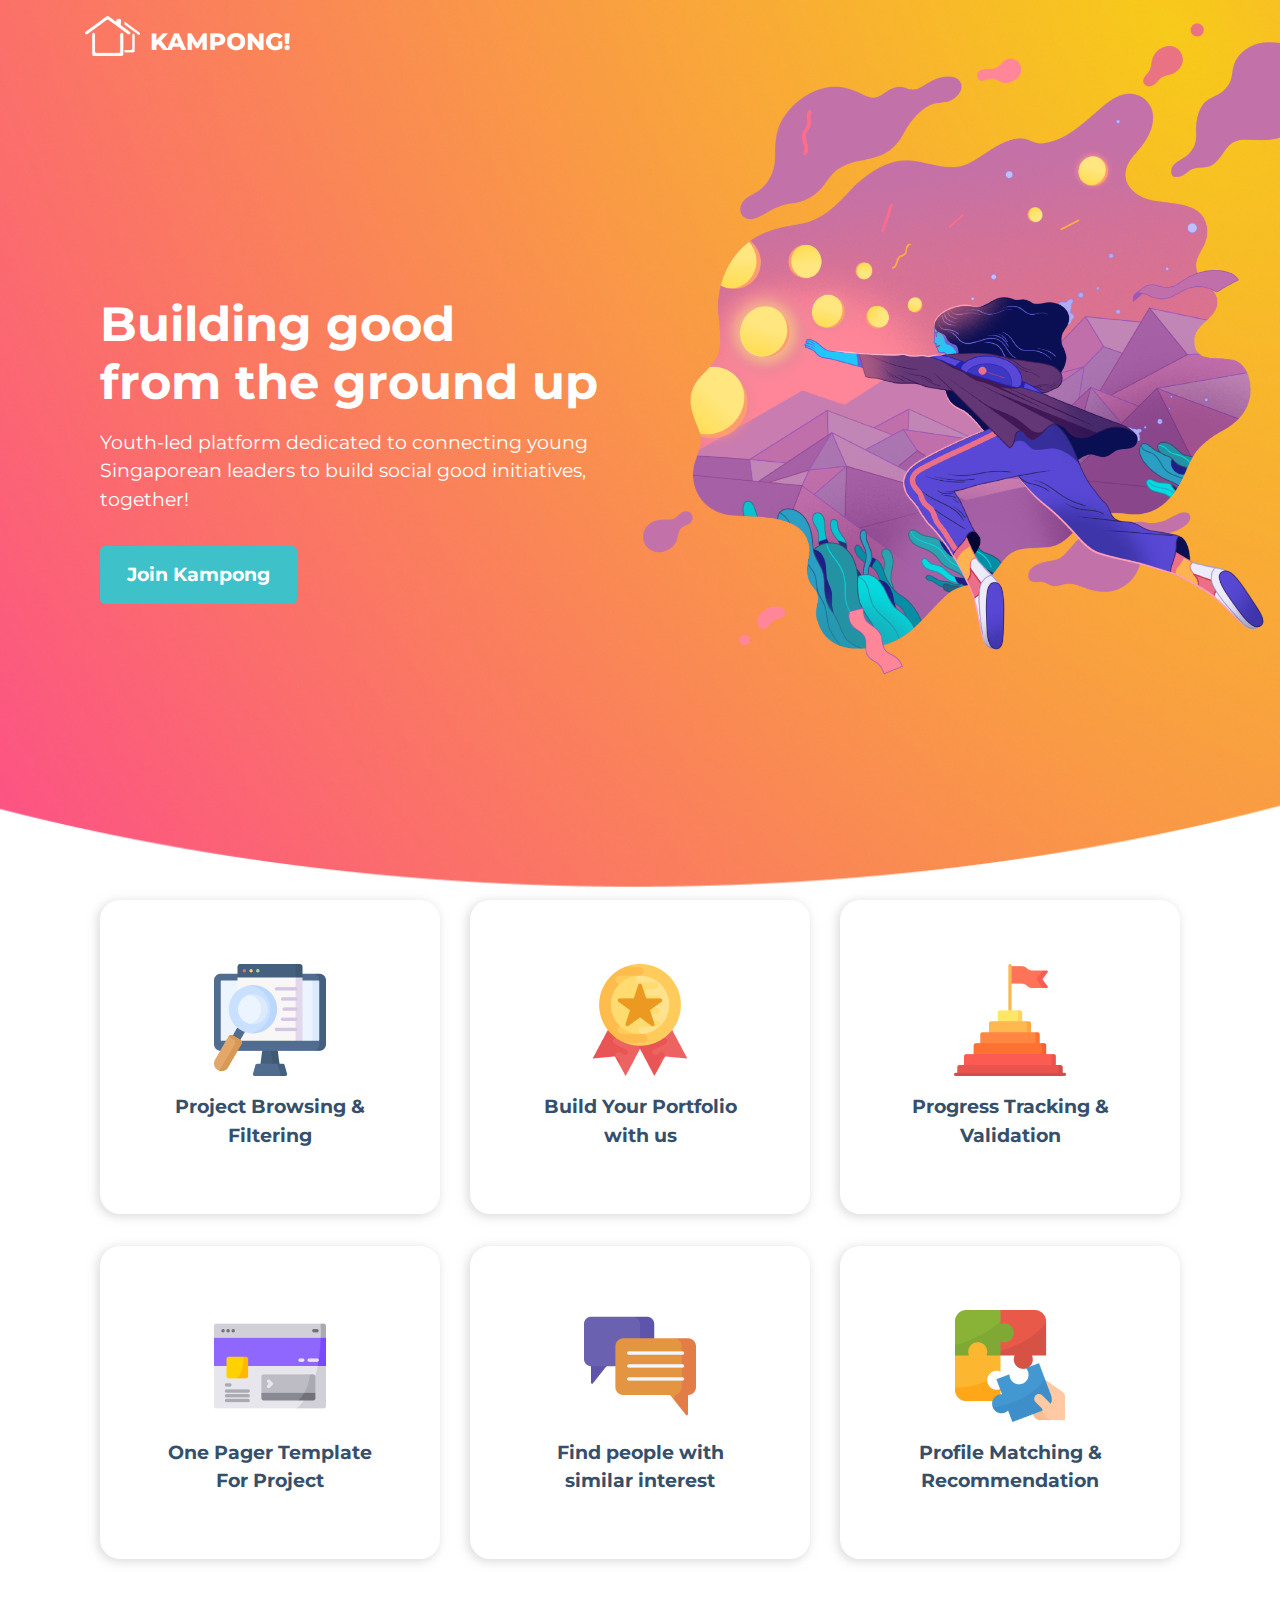
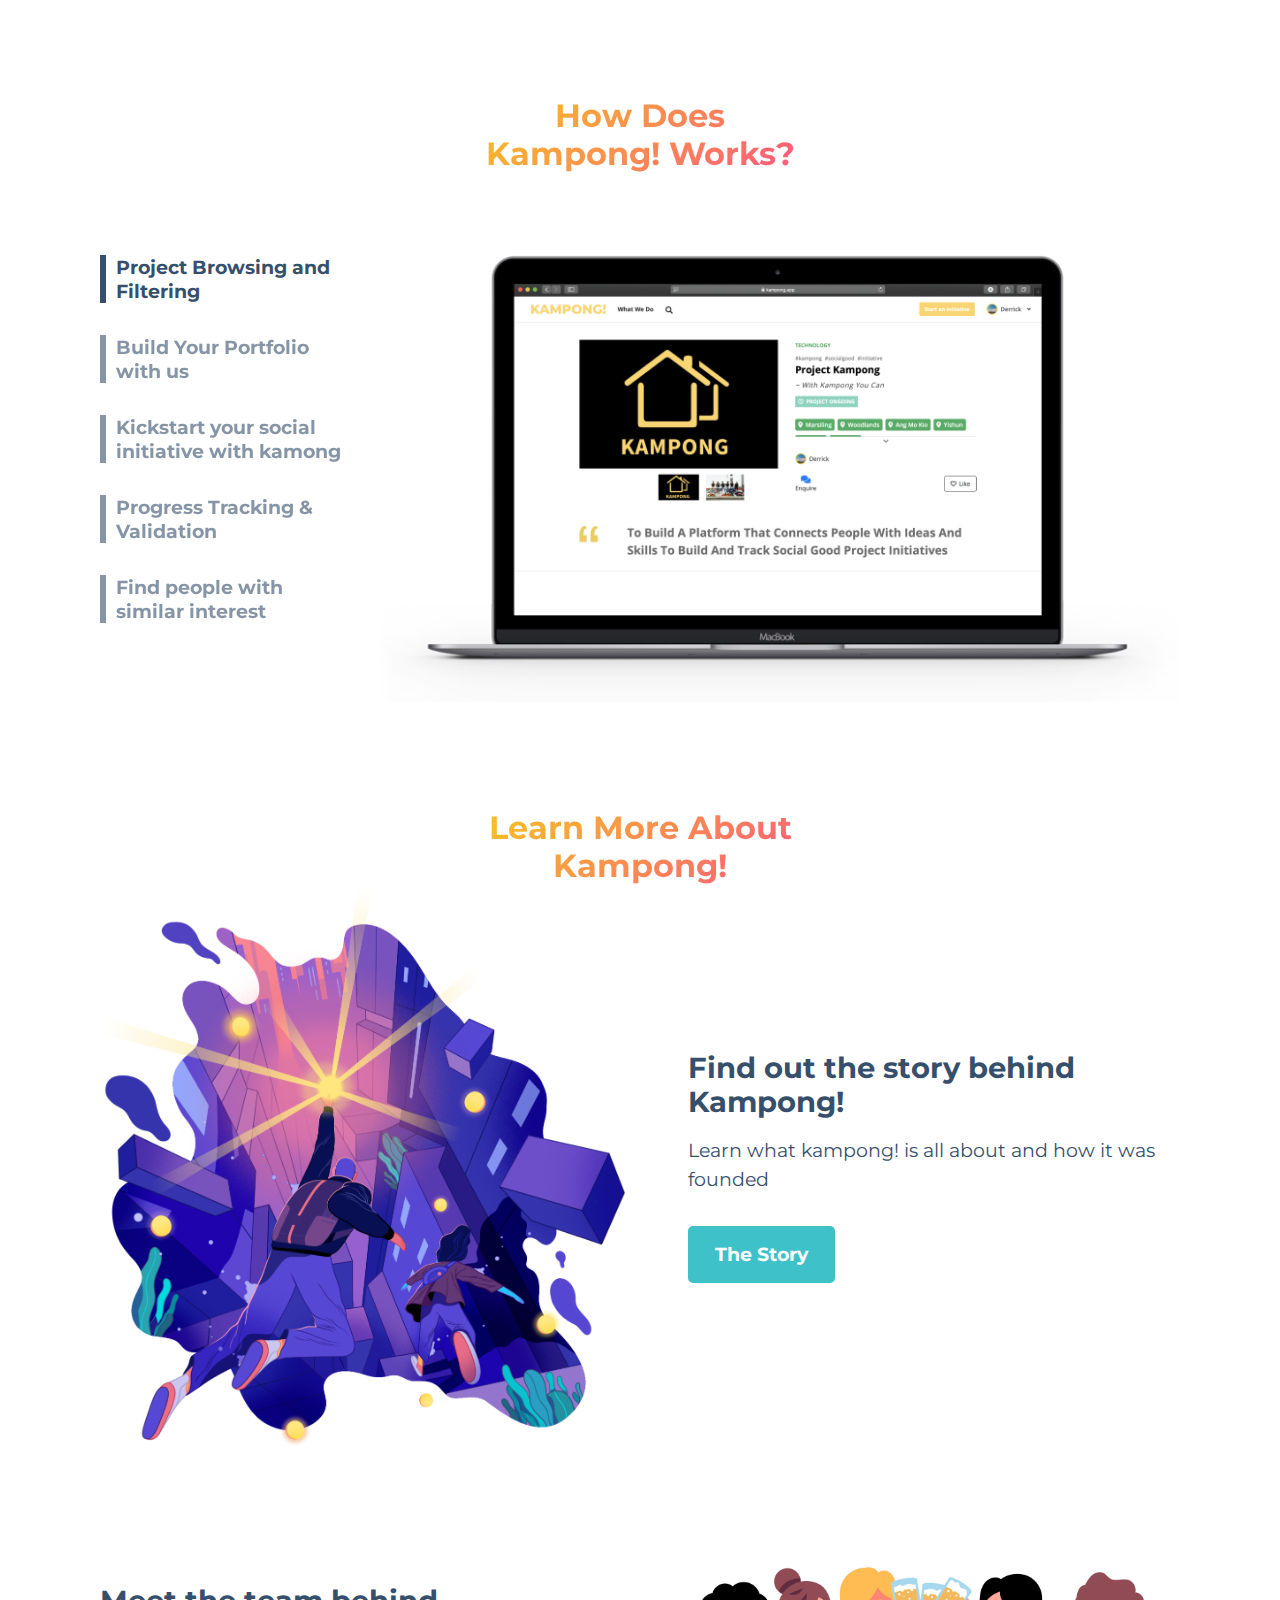
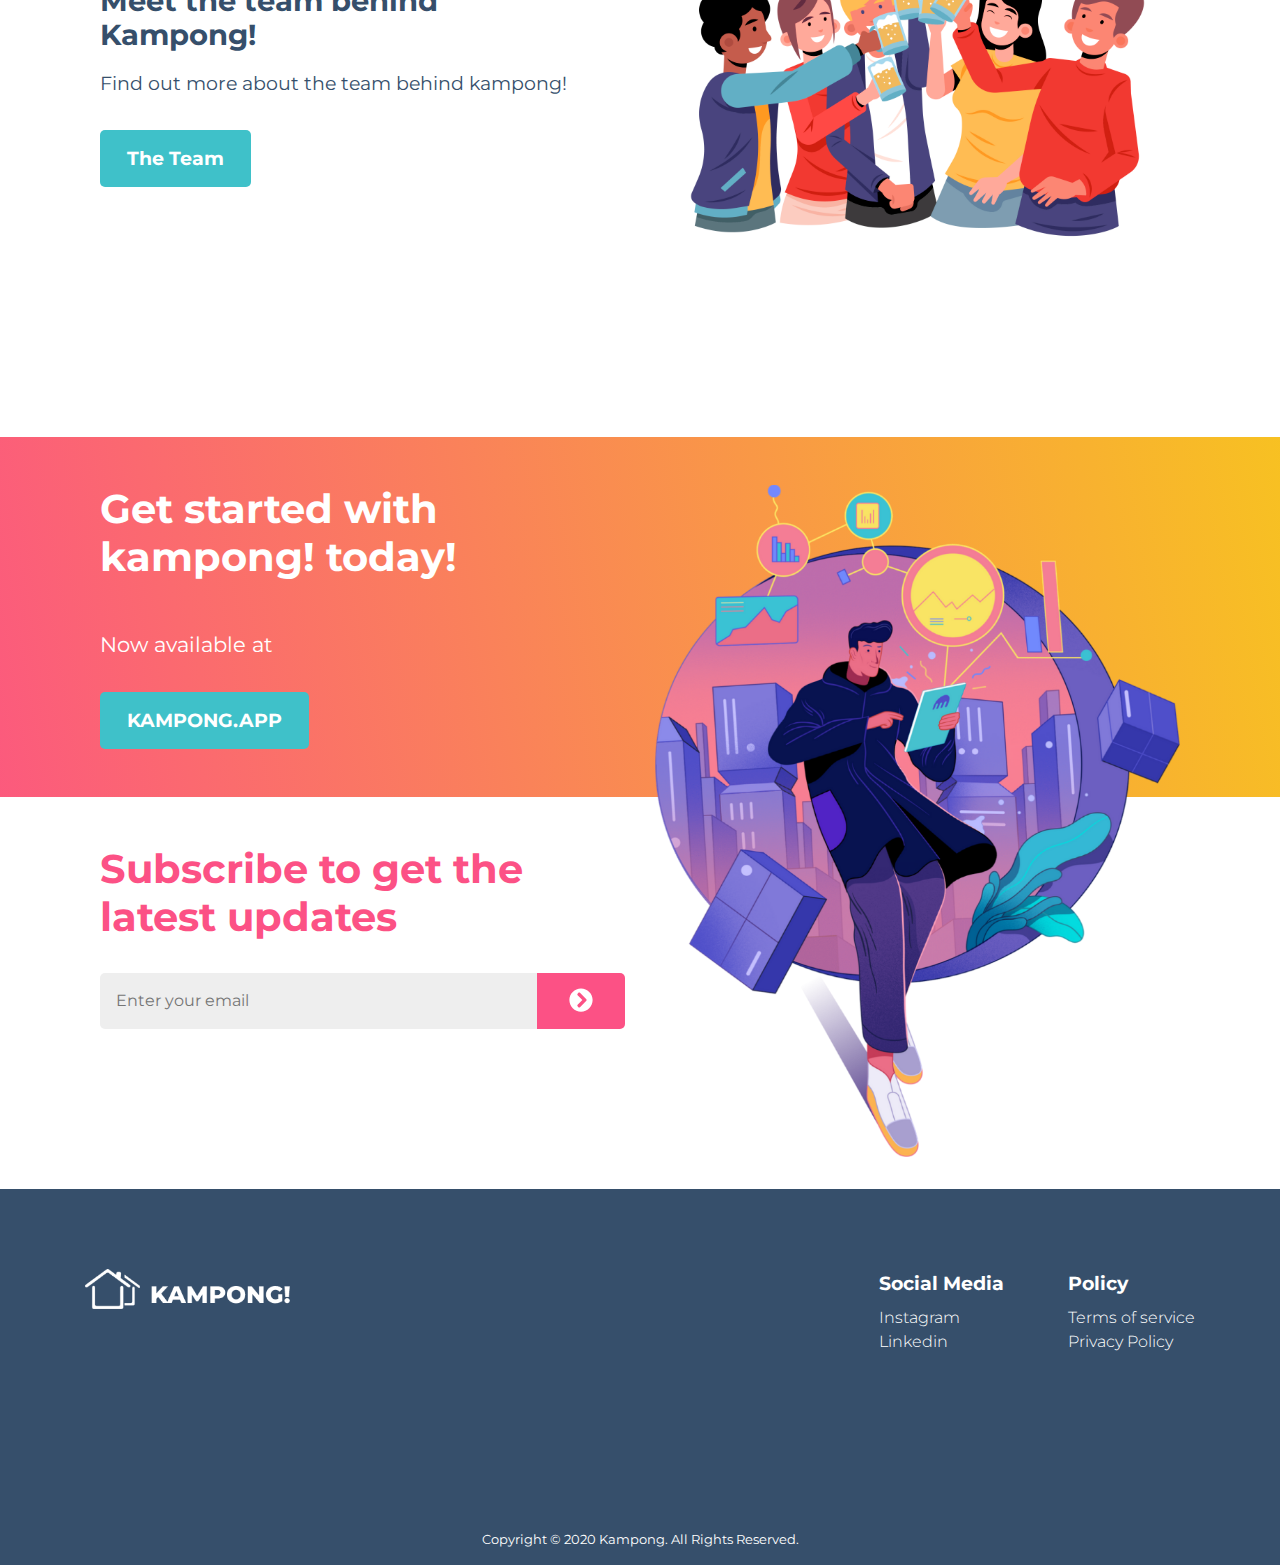
<file: index.html>
<!DOCTYPE html>
<html lang="en">

<head>
    <meta charset="UTF-8" />
    <meta name="viewport" content="width=device-width, initial-scale=1.0" />
    <meta http-equiv="X-UA-Compatible" content="ie=edge" />
    <title>Kampong</title>
    <link rel="stylesheet" href="css/bootstrap.min.css" />
    <link rel="stylesheet" href="css/all.min.css" />
    <link href="https://fonts.googleapis.com/css?family=Montserrat:300,400,500,700&display=swap" rel="stylesheet" />
    <link rel="stylesheet" href="css/styles.css" />

    <!-- Favicon -->
    <link rel="icon" type="image/png" sizes="32x32" href="favicon/favicon-32x32.png" />
    <link rel="icon" type="image/png" sizes="96x96" href="favicon/favicon-96x96.png" />
    <link rel="icon" type="image/png" sizes="16x16" href="favicon/favicon-16x16.png" />
    <link rel="manifest" href="favicon/manifest.json" />
    <meta name="msapplication-TileColor" content="#ffffff" />
    <meta name="msapplication-TileImage" content="favicon/ms-icon-144x144.png" />
    <meta name="theme-color" content="#ffffff" />
</head>

<body>
    <header class="main-header">
        <div class="container h-100">
            <div class="logo-container" style="z-index: 10">
                <a href="index.html">
                    <img src="./image/kampong-logo.png" />
                </a>
            </div>

            <div class="banner-container col-lg-6">
                <div>
                    <h1>
                        Building good <br />
              from the ground up
            </h1>
                        <p>
                            Youth-led platform dedicated to connecting young Singaporean
                            leaders to build social good initiatives, together!
                        </p>
                        <a href="https://kampong.app/home" target="_blank" class="blue-btn">Join Kampong</a>
                </div>
            </div>
        </div>
        <div class="banner-image moving-animate">
            <img src="./image/home/hero.png" />
        </div>
    </header>
    <div class="moving-animate">
        <main>
            <section class="container">
                <div class="cards-container">
                    <div class="col-lg-4">
                        <div class="card-item">
                            <img src="./image/home/icon-1.png" />
                            <p>Project Browsing & Filtering</p>
                        </div>
                    </div>
                    <div class="col-lg-4">
                        <div class="card-item">
                            <img src="./image/home/icon-2.png" />
                            <p>Build Your Portfolio with us</p>
                        </div>
                    </div>
                    <div class="col-lg-4">
                        <div class="card-item">
                            <img src="./image/home/icon-3.png" />
                            <p>Progress Tracking & Validation</p>
                        </div>
                    </div>
                    <div class="col-lg-4">
                        <div class="card-item">
                            <img src="./image/home/icon-4.png" />
                            <p>One Pager Template For Project</p>
                        </div>
                    </div>
                    <div class="col-lg-4">
                        <div class="card-item">
                            <img src="./image/home/icon-5.png" />
                            <p>Find people with similar interest</p>
                        </div>
                    </div>
                    <div class="col-lg-4">
                        <div class="card-item">
                            <img src="./image/home/icon-6.png" />
                            <p>Profile Matching & Recommendation</p>
                        </div>
                    </div>
                </div>
            </section>
            <section class="container">
                <div class="gradient-container">
                    <h2>
                        How does <br />
              Kampong! Works?
            </h2>
                </div>
                <div class="demo">
                    <div class="col-lg-3 demo-list">
                        <ul>
                            <li class="active">Project Browsing and Filtering</li>
                            <li>Build Your Portfolio with us</li>
                            <li>Kickstart your social initiative with kamong</li>
                            <li>Progress Tracking & Validation</li>
                            <li>Find people with similar interest</li>
                        </ul>
                    </div>
                    <div class="col-lg-9 mt-5 mt-lg-0">
                        <div class="image-container">
                            <img src="./image/home/demo.png" />
                        </div>
                    </div>
                </div>
            </section>

            <section class="container">
                <div class="gradient-container">
                    <h2>
                        Learn more about <br />
              Kampong!
            </h2>
                </div>

                <div class="about-section">
                    <div class="col-lg-6">
                        <div class="image-container">
                            <img src="./image/home/story.png" />
                        </div>
                    </div>
                    <div class="col-lg-6 pl-lg-5 content-block">
                        <div>
                            <h3>Find out the story behind Kampong!</h3>
                            <p>Learn what kampong! is all about and how it was founded</p>
                            <a href="story.html" class="blue-btn">The Story</a>
                        </div>
                    </div>
                    <div class="col-lg-6 order-lg-4">
                        <div class="image-container">
                            <img src="./image/home/toast.jpg" />
                        </div>
                    </div>
                    <div class="col-lg-6 pr-lg-5 order-lg-3 content-block">
                        <div>
                            <h3>Meet the team behind Kampong!</h3>
                            <p>Find out more about the team behind kampong!</p>
                            <a href="team.html" class="blue-btn">The Team</a>
                        </div>
                    </div>
                </div>
            </section>

            <section class="background-gradient">
                <div class="container">
                    <div class="action-section">
                        <div class="col-lg-6 order-lg-2">
                            <div class="image-container">
                                <img src="./image/home/bighero.png" />
                            </div>
                        </div>
                        <div class="col-lg-6 order-lg-1">
                            <h4>Get started with kampong! today!</h4>
                            <p>Now available at</p>
                            <a href="https://kampong.app/home" target="_blank" class="blue-btn">KAMPONG.APP</a>
                        </div>
                    </div>
                </div>
            </section>
            <section>
                <div class="container">
                    <div class="subscribe-section">
                        <div class="col-lg-6">
                            <h4>Subscribe to get the latest updates</h4>
                            <form class="subscribe-input" action="https://app.us2.list-manage.com/subscribe/post?u=dddbb2e81d24a217a2335b63d&amp;id=273b85b278" method="post" target="_blank" novalidate>
                                <input type="email" placeholder="Enter your email" value="" name="EMAIL" class="required email" id="mce-EMAIL" />
                                <button type="submit">
                                    <i class="fas fa-chevron-circle-right"></i>
                                </button>
                            </form>
                        </div>
                    </div>
                </div>
            </section>
        </main>
        <footer>
            <div class="container">
                <div class="d-flex flex-wrap justify-content-between">
                    <div class="logo-container">
                        <img src="./image/kampong-logo.png" />
                    </div>
                    <div class="d-flex flex-wrap footer-links">
                        <div class="link-col">
                            <label>Social Media</label>
                            <ul>
                                <li>
                                    <a href="https://www.instagram.com/projectkampong/" target="_blank">
                                        Instagram
                                    </a>
                                </li>
                                <li>
                                    <a href="https://www.linkedin.com/company/project-kampong" target="_blank">
                                        Linkedin
                                    </a>
                                </li>
                            </ul>
                        </div>
                        <div class="link-col">
                            <label>Policy</label>
                            <ul>
                                <li>
                                    <a href="#"> Terms of service </a>
                                </li>
                                <li>
                                    <a href="#"> Privacy Policy </a>
                                </li>
                            </ul>
                        </div>
                    </div>
                </div>
                <small> Copyright © 2020 Kampong. All Rights Reserved. </small>
            </div>
        </footer>
    </div>
</body>
<script src="./js/jquery.min.js" type="text/javascript"></script>
<script src="./js/all.min.js" type="text/javascript"></script>
<script src="./js/bootstrap.min.js" type="text/javascript"></script>
<script src="./js/home.js" type="text/javascript"></script>

</html>
</file>
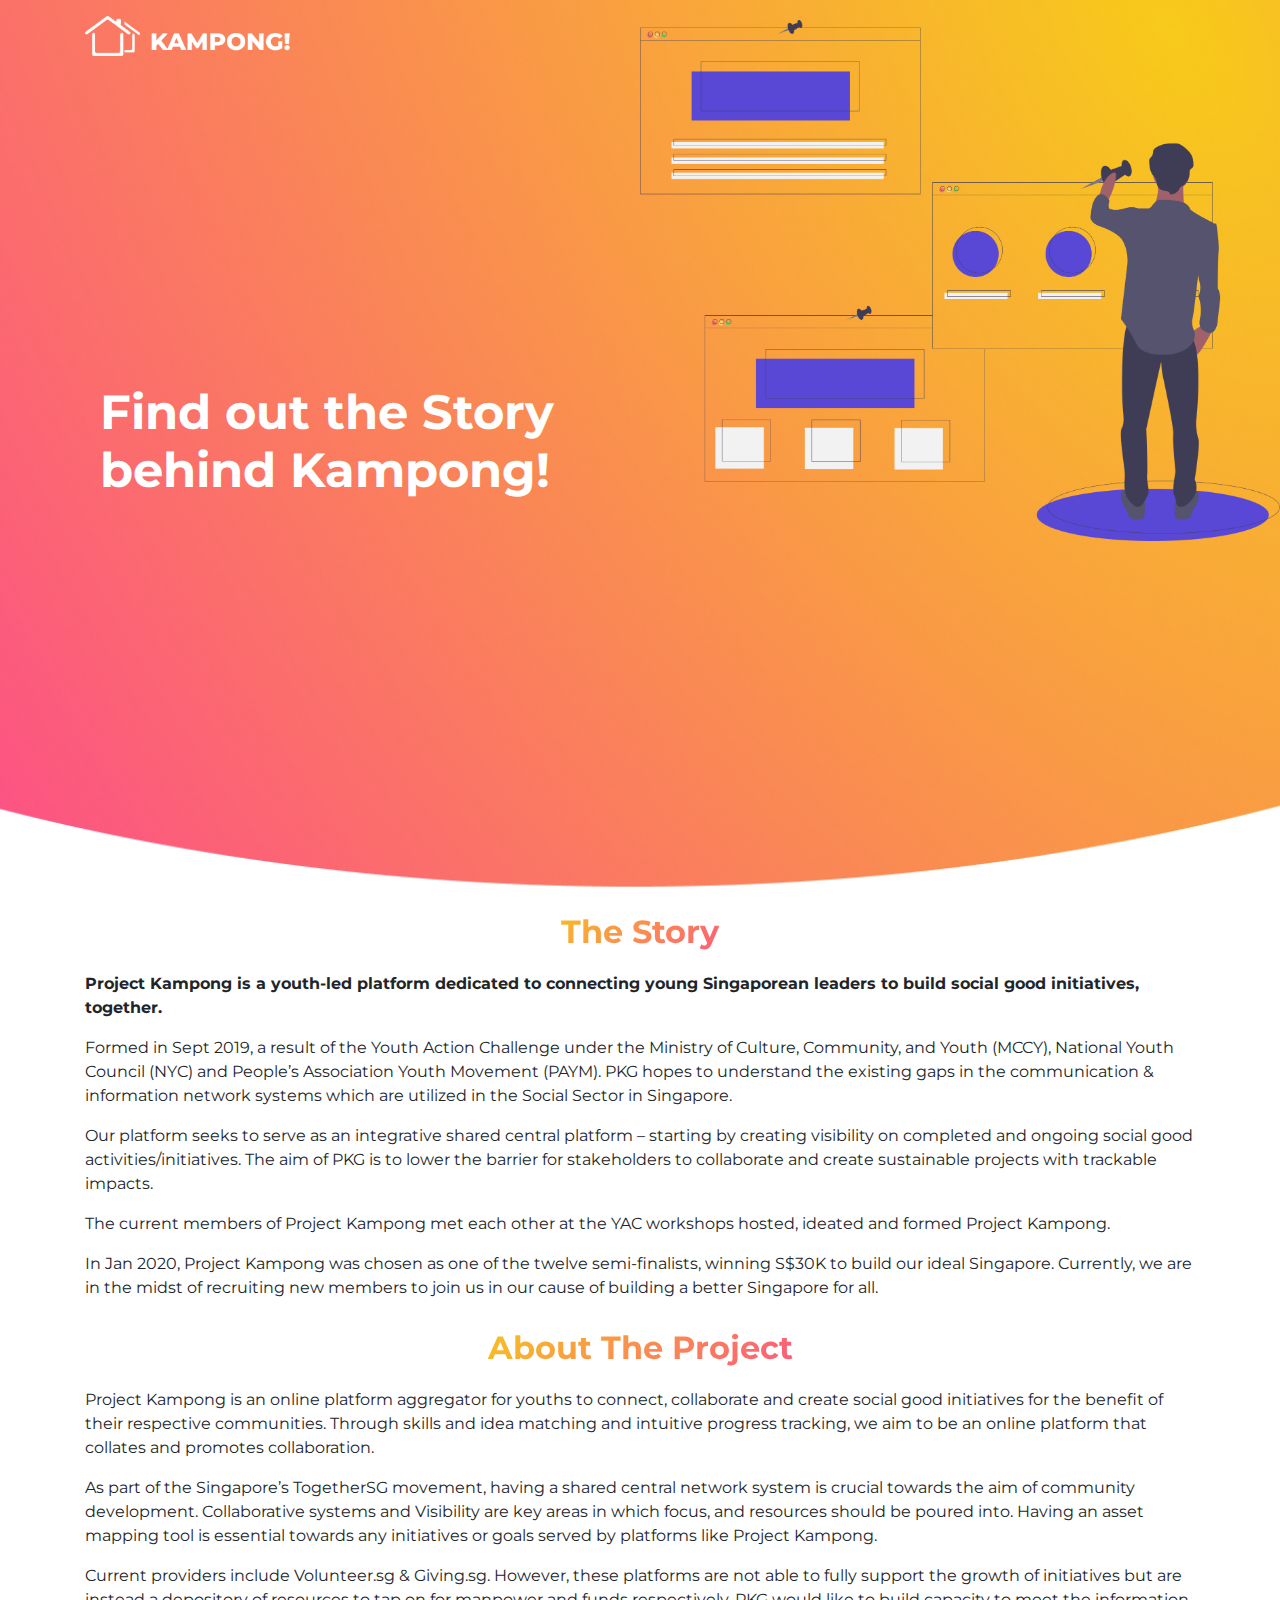
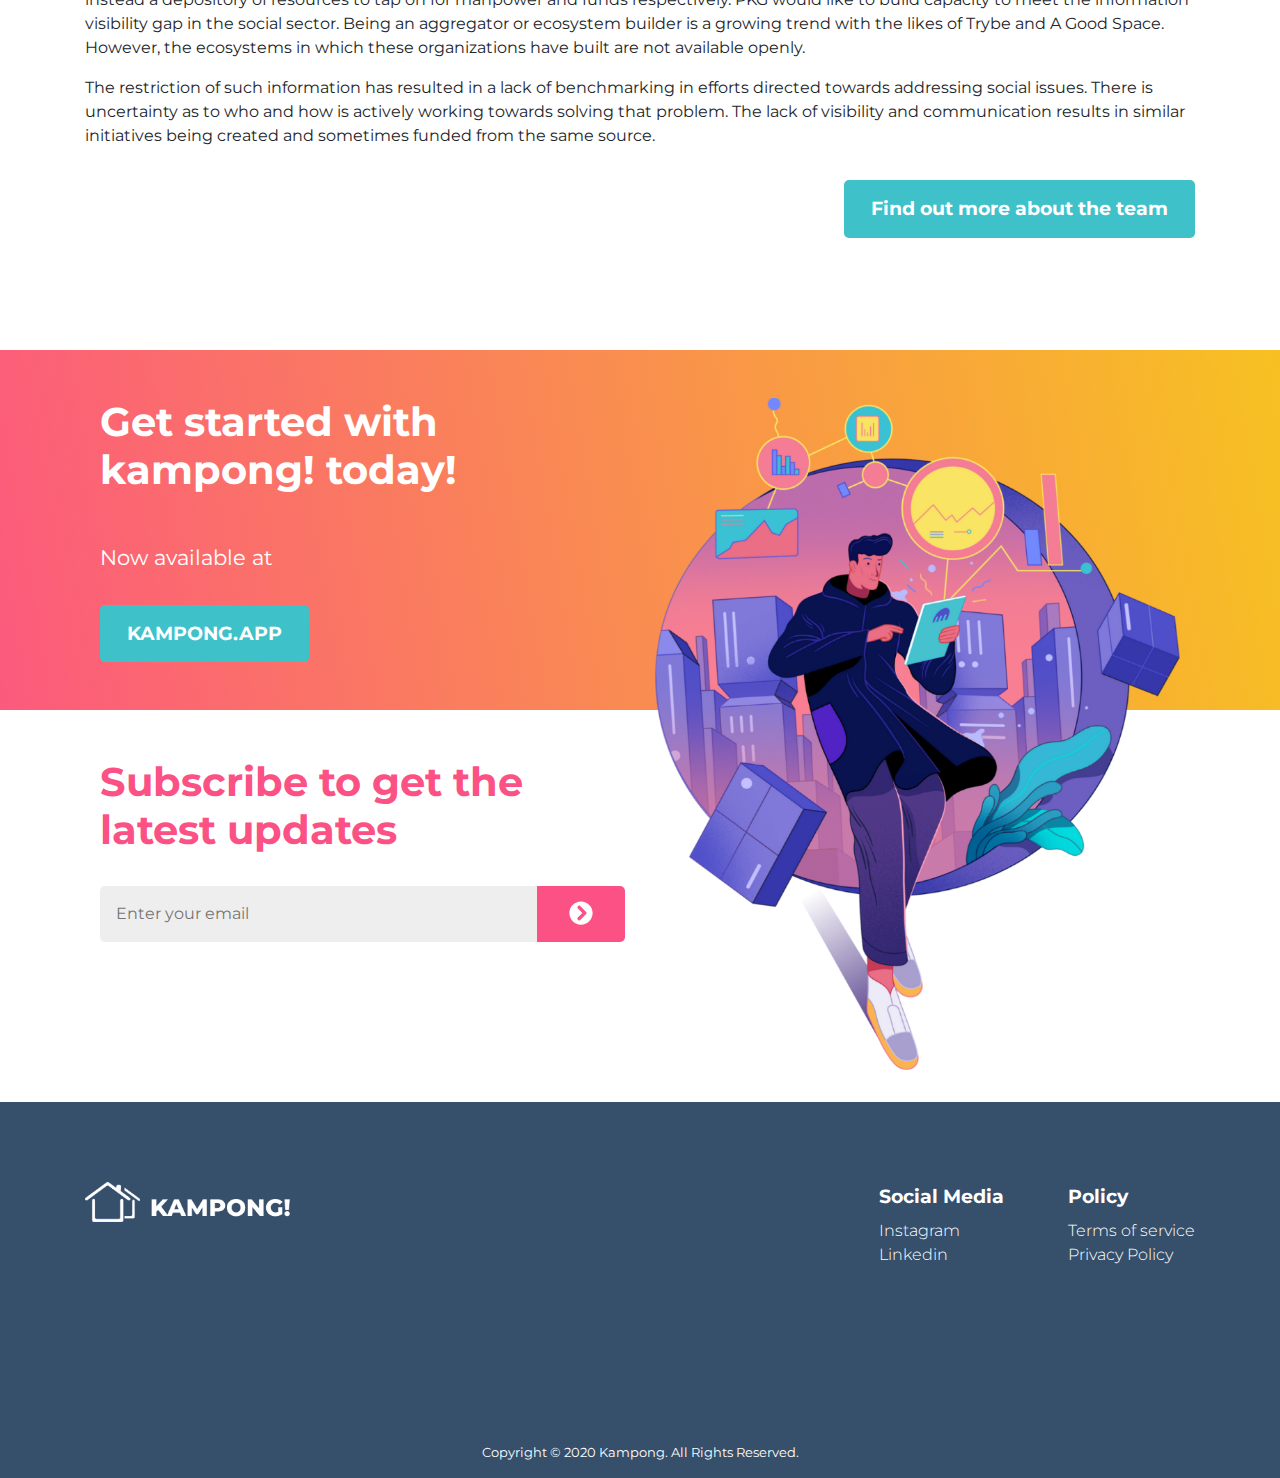
<file: story.html>
<!DOCTYPE html>
<html lang="en">

<head>
    <meta charset="UTF-8" />
    <meta name="viewport" content="width=device-width, initial-scale=1.0" />
    <meta http-equiv="X-UA-Compatible" content="ie=edge" />
    <title>Kampong</title>
    <link rel="stylesheet" href="css/bootstrap.min.css" />
    <link rel="stylesheet" href="css/all.min.css" />
    <link href="https://fonts.googleapis.com/css?family=Montserrat:300,400,500,700&display=swap" rel="stylesheet" />
    <link rel="stylesheet" href="css/styles.css" />

    <!-- Favicon -->
    <link rel="icon" type="image/png" sizes="32x32" href="favicon/favicon-32x32.png" />
    <link rel="icon" type="image/png" sizes="96x96" href="favicon/favicon-96x96.png" />
    <link rel="icon" type="image/png" sizes="16x16" href="favicon/favicon-16x16.png" />
    <link rel="manifest" href="favicon/manifest.json" />
    <meta name="msapplication-TileColor" content="#ffffff" />
    <meta name="msapplication-TileImage" content="favicon/ms-icon-144x144.png" />
    <meta name="theme-color" content="#ffffff" />
</head>

<body>
    <header class="sub-header">
        <div class="container h-100">
            <div class="logo-container" style="z-index: 10">
                <a href="index.html">
                    <img src="./image/kampong-logo.png" />
                </a>
            </div>

            <div class="banner-container col-lg-6">
                <div>
                    <h1>
                        Find out the Story <br />
              behind Kampong!
            </h1>
                </div>
            </div>
        </div>
        <div class="banner-image moving-animate">
            <img src="./image/home/story-banner.png" />
        </div>
    </header>
    <div class="moving-animate">
        <main>
            <section class="container story-block">
                <div class="gradient-container">
                    <h2>The Story</h2>
                </div>
                <div class="story-content">
                    <p>
                        <b>
                Project Kampong is a youth-led platform dedicated to connecting
                young Singaporean leaders to build social good initiatives,
                together.
              </b>
                    </p>
                    <p>
                        Formed in Sept 2019, a result of the Youth Action Challenge under
                        the Ministry of Culture, Community, and Youth (MCCY), National
                        Youth Council (NYC) and People’s Association Youth Movement
                        (PAYM). PKG hopes to understand the existing gaps in the
                        communication & information network systems which are utilized in
                        the Social Sector in Singapore.
                    </p>
                    <p>
                        Our platform seeks to serve as an integrative shared central
                        platform – starting by creating visibility on completed and
                        ongoing social good activities/initiatives. The aim of PKG is to
                        lower the barrier for stakeholders to collaborate and create
                        sustainable projects with trackable impacts.
                    </p>
                    <p>
                        The current members of Project Kampong met each other at the YAC
                        workshops hosted, ideated and formed Project Kampong.
                    </p>
                    <p>
                        In Jan 2020, Project Kampong was chosen as one of the twelve
                        semi-finalists, winning S$30K to build our ideal Singapore.
                        Currently, we are in the midst of recruiting new members to join
                        us in our cause of building a better Singapore for all.
                    </p>
                </div>

                <div class="gradient-container">
                    <h2>about the project</h2>
                </div>
                <div class="story-content">
                    <p>
                        Project Kampong is an online platform aggregator for youths to
                        connect, collaborate and create social good initiatives for the
                        benefit of their respective communities. Through skills and idea
                        matching and intuitive progress tracking, we aim to be an online
                        platform that collates and promotes collaboration.
                    </p>
                    <p>
                        As part of the Singapore’s TogetherSG movement, having a shared
                        central network system is crucial towards the aim of community
                        development. Collaborative systems and Visibility are key areas in
                        which focus, and resources should be poured into. Having an asset
                        mapping tool is essential towards any initiatives or goals served
                        by platforms like Project Kampong.
                    </p>
                    <p>
                        Current providers include Volunteer.sg & Giving.sg. However, these
                        platforms are not able to fully support the growth of initiatives
                        but are instead a depository of resources to tap on for manpower
                        and funds respectively. PKG would like to build capacity to meet
                        the information visibility gap in the social sector. Being an
                        aggregator or ecosystem builder is a growing trend with the likes
                        of Trybe and A Good Space. However, the ecosystems in which these
                        organizations have built are not available openly.
                    </p>
                    <p>
                        The restriction of such information has resulted in a lack of
                        benchmarking in efforts directed towards addressing social issues.
                        There is uncertainty as to who and how is actively working towards
                        solving that problem. The lack of visibility and communication
                        results in similar initiatives being created and sometimes funded
                        from the same source.
                    </p>
                </div>
                <div class="text-right">
                    <a href="team.html" class="blue-btn">Find out more about the team</a>
                </div>
            </section>
            <section class="background-gradient">
                <div class="container">
                    <div class="action-section">
                        <div class="col-lg-6 order-lg-2">
                            <div class="image-container">
                                <img src="./image/home/bighero.png" />
                            </div>
                        </div>
                        <div class="col-lg-6 order-lg-1">
                            <h4>Get started with kampong! today!</h4>
                            <p>Now available at</p>
                            <a href="https://kampong.app/home" target="_blank" class="blue-btn">KAMPONG.APP</a>
                        </div>
                    </div>
                </div>
            </section>
            <section>
                <div class="container">
                    <div class="subscribe-section">
                        <div class="col-lg-6">
                            <h4>Subscribe to get the latest updates</h4>
                            <div class="subscribe-input">
                                <input type="email" placeholder="Enter your email" />
                                <button><i class="fas fa-chevron-circle-right"></i></button>
                            </div>
                        </div>
                    </div>
                </div>
            </section>
        </main>
        <footer>
            <div class="container">
                <div class="d-flex flex-wrap justify-content-between">
                    <div class="logo-container">
                        <img src="./image/kampong-logo.png" />
                    </div>
                    <div class="d-flex flex-wrap footer-links">
                        <div class="link-col">
                            <label>Social Media</label>
                            <ul>
                                <li>
                                    <a href="https://www.instagram.com/projectkampong/" target="_blank">
                                        Instagram
                                    </a>
                                </li>
                                <li>
                                    <a href="https://www.linkedin.com/company/project-kampong" target="_blank">
                                        Linkedin
                                    </a>
                                </li>
                            </ul>
                        </div>
                        <div class="link-col">
                            <label>Policy</label>
                            <ul>
                                <li>
                                    <a href="#"> Terms of service </a>
                                </li>
                                <li>
                                    <a href="#"> Privacy Policy </a>
                                </li>
                            </ul>
                        </div>
                    </div>
                </div>
                <small> Copyright © 2020 Kampong. All Rights Reserved. </small>
            </div>
        </footer>
    </div>
</body>
<script src="./js/jquery.min.js" type="text/javascript"></script>
<script src="./js/all.min.js" type="text/javascript"></script>
<script src="./js/bootstrap.min.js" type="text/javascript"></script>
<script src="./js/home.js" type="text/javascript"></script>

</html>
</file>
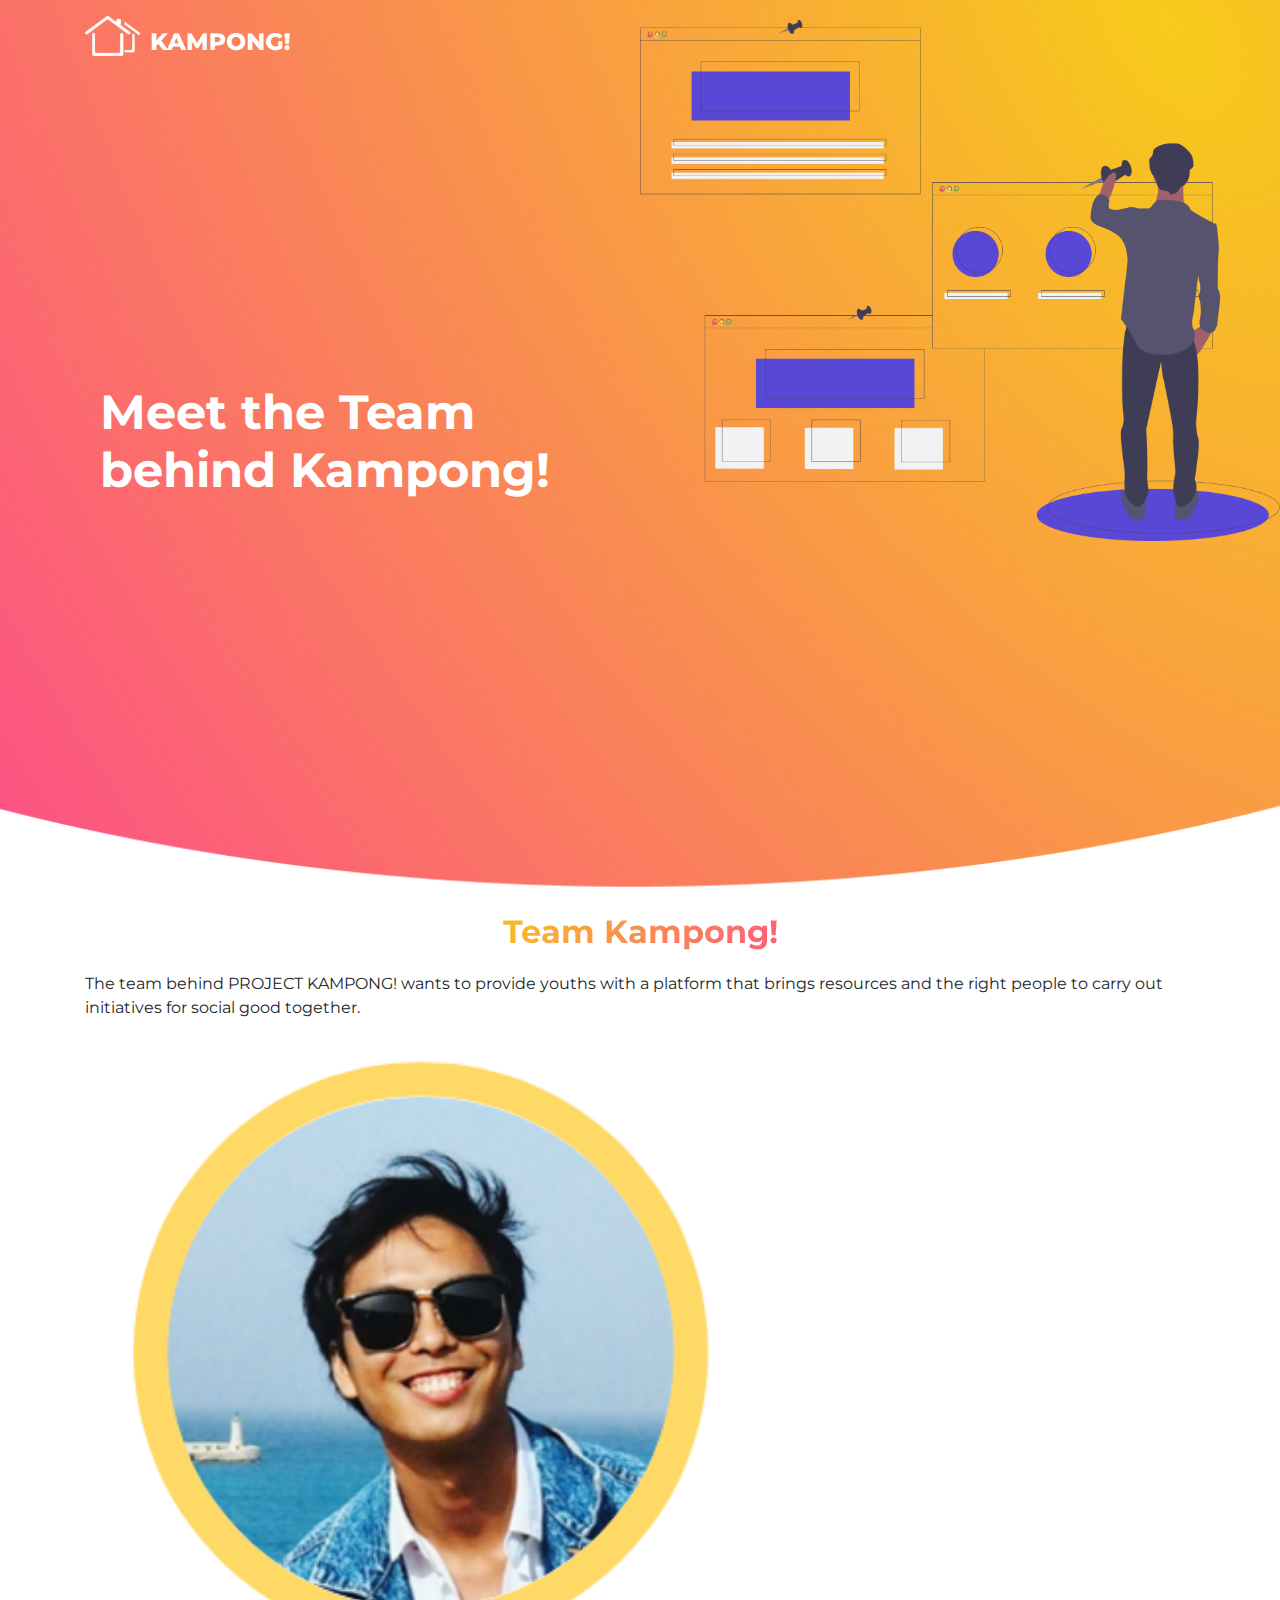
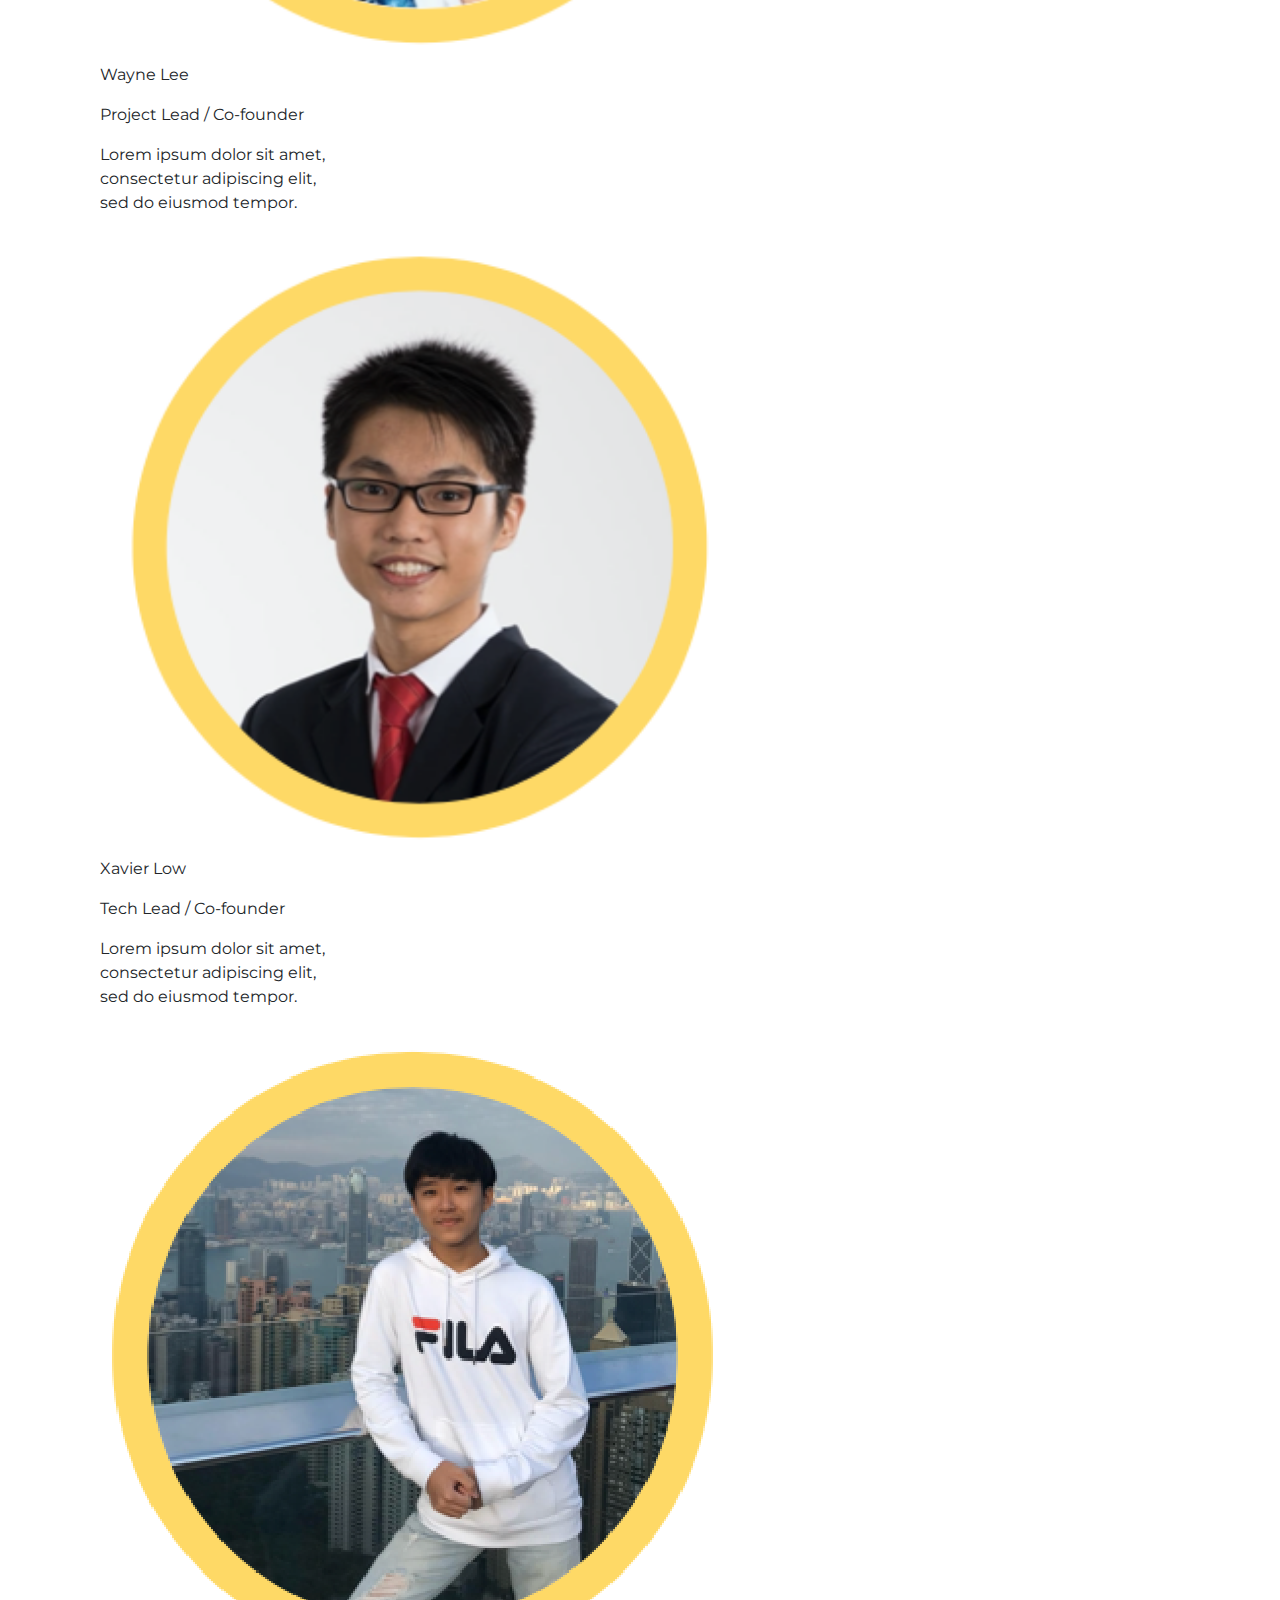
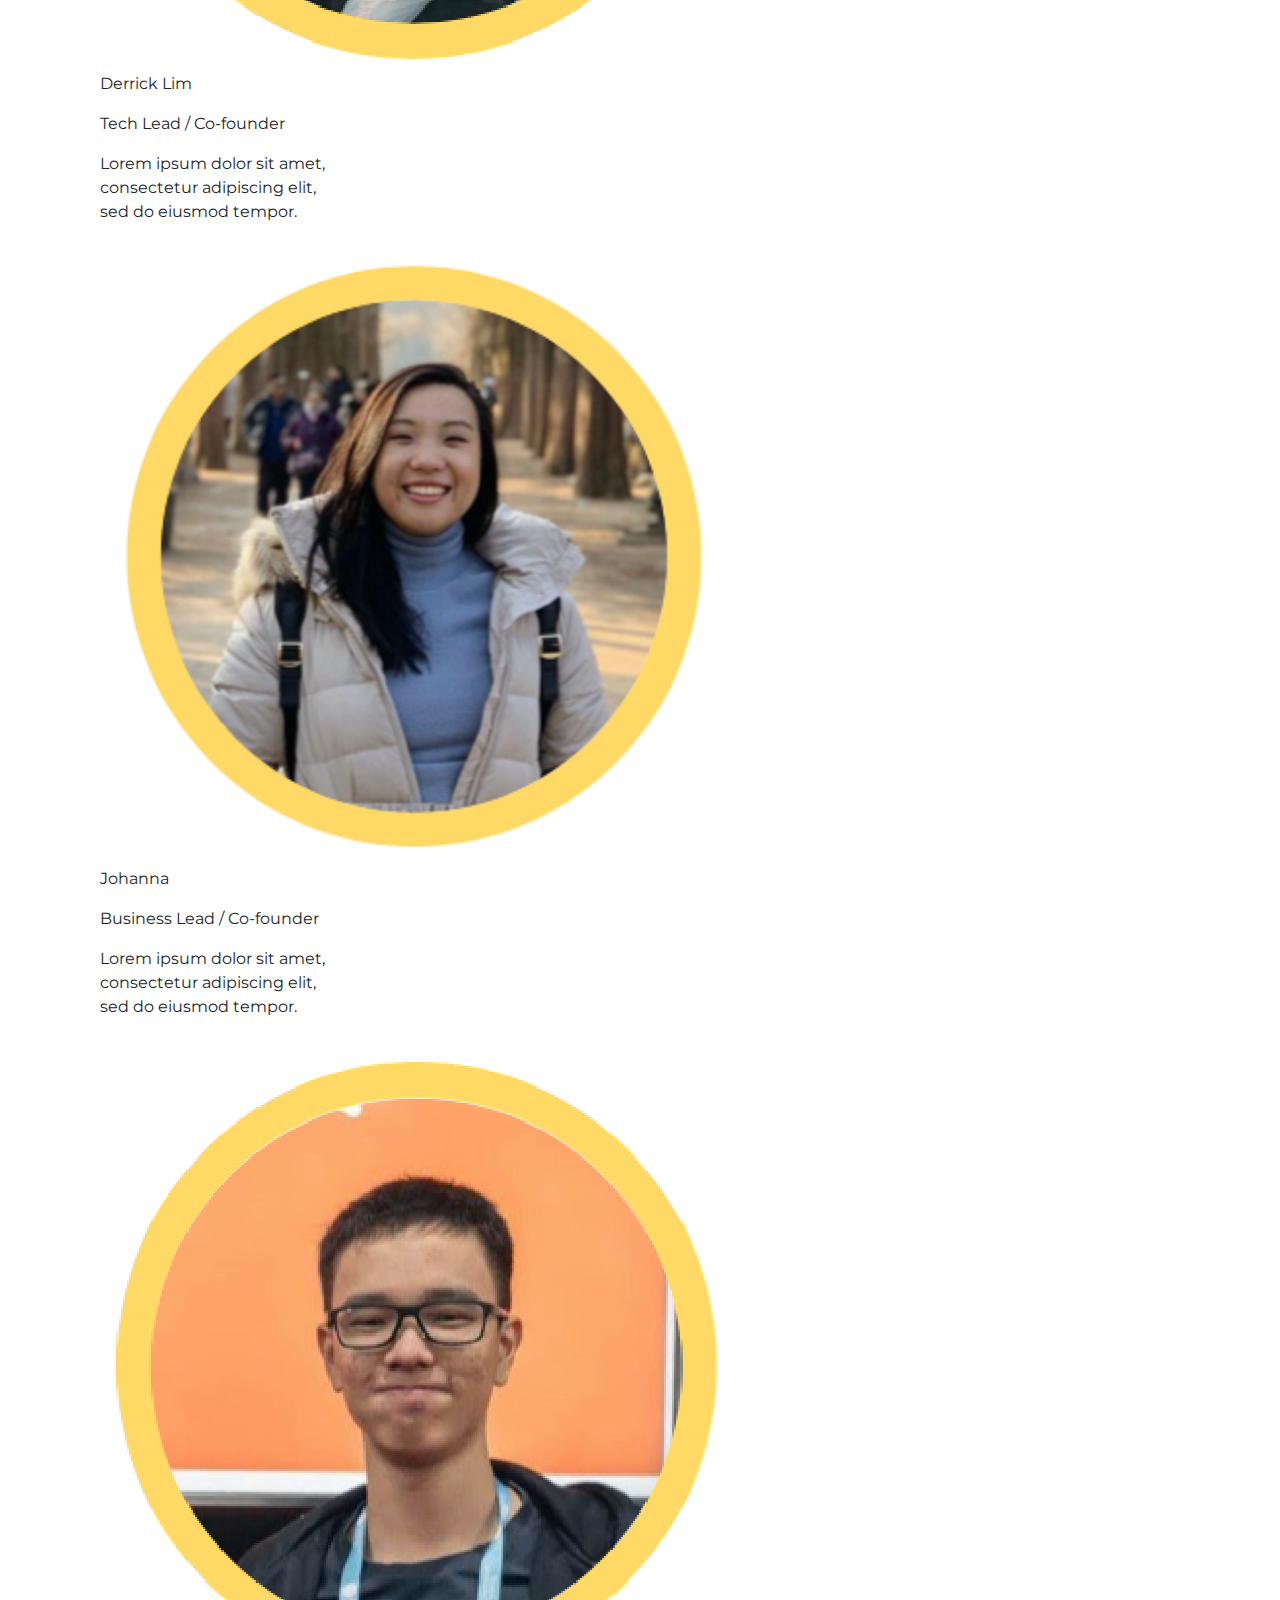
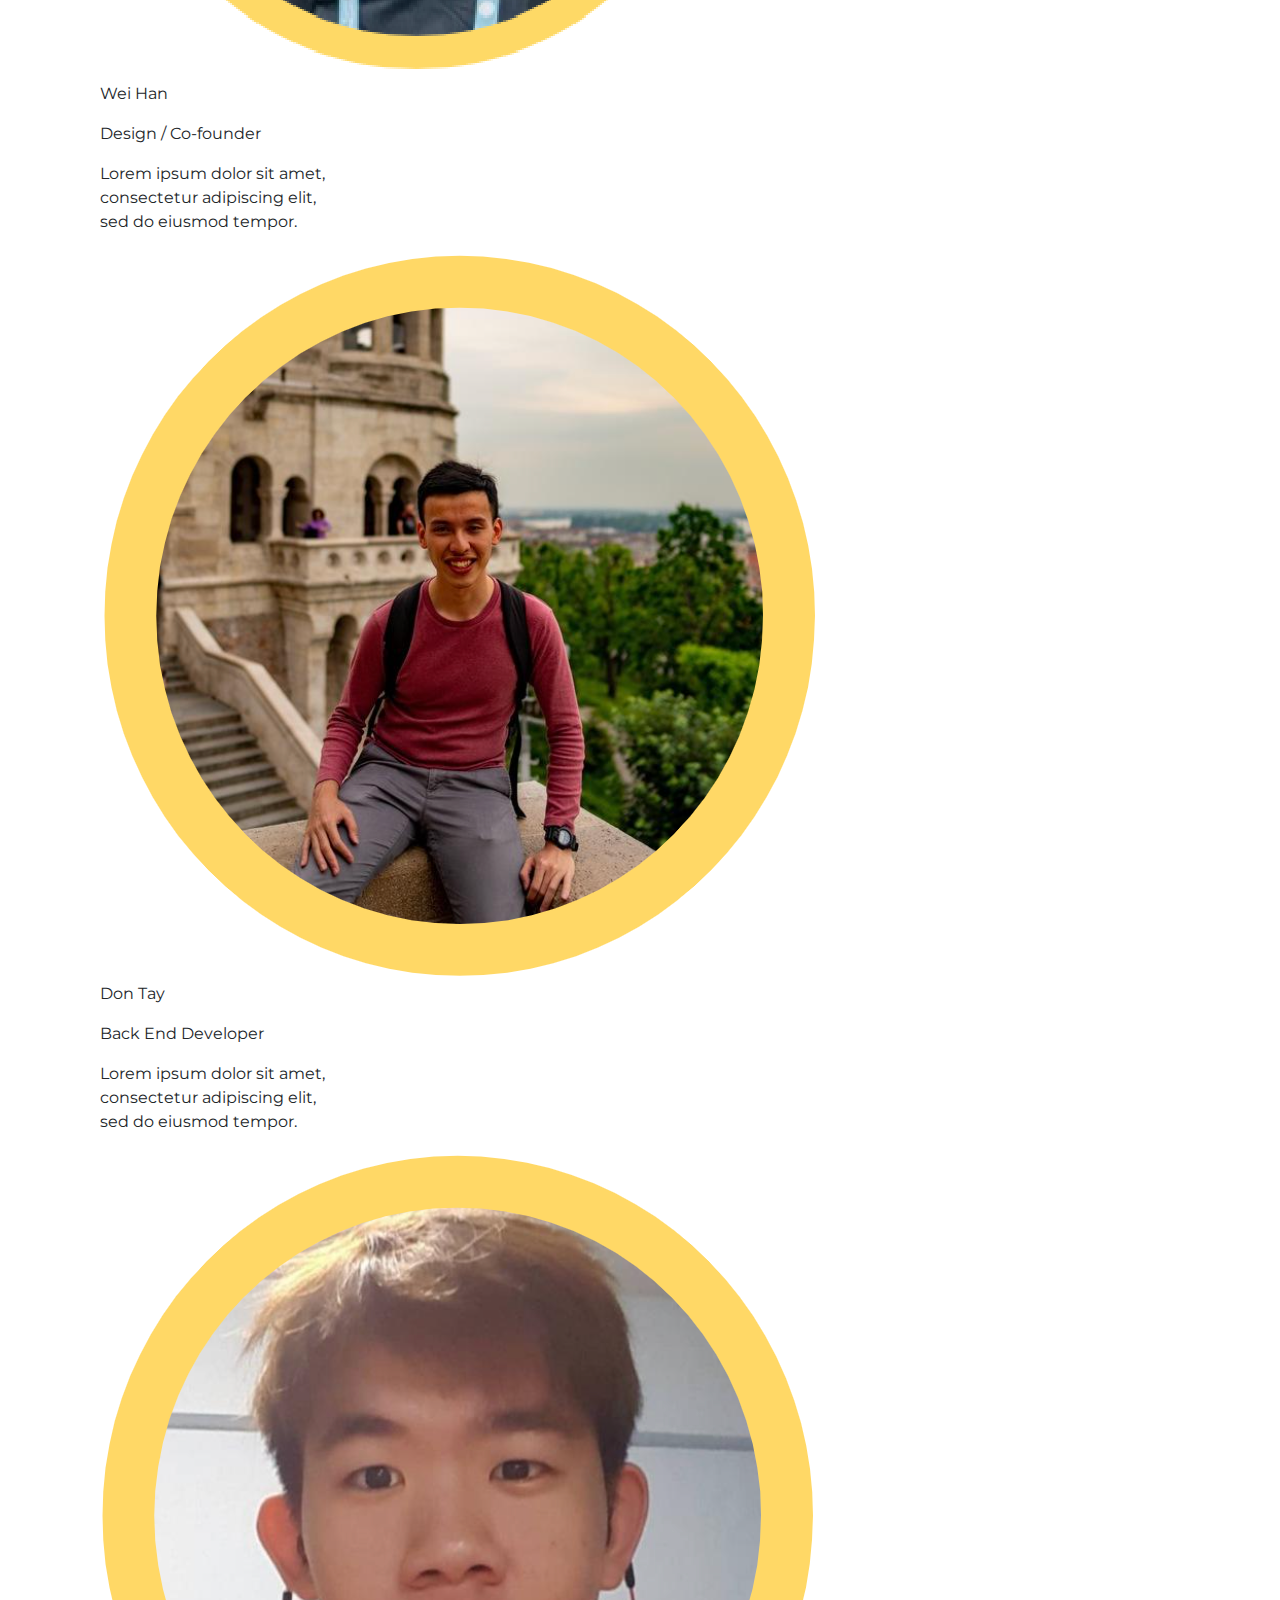
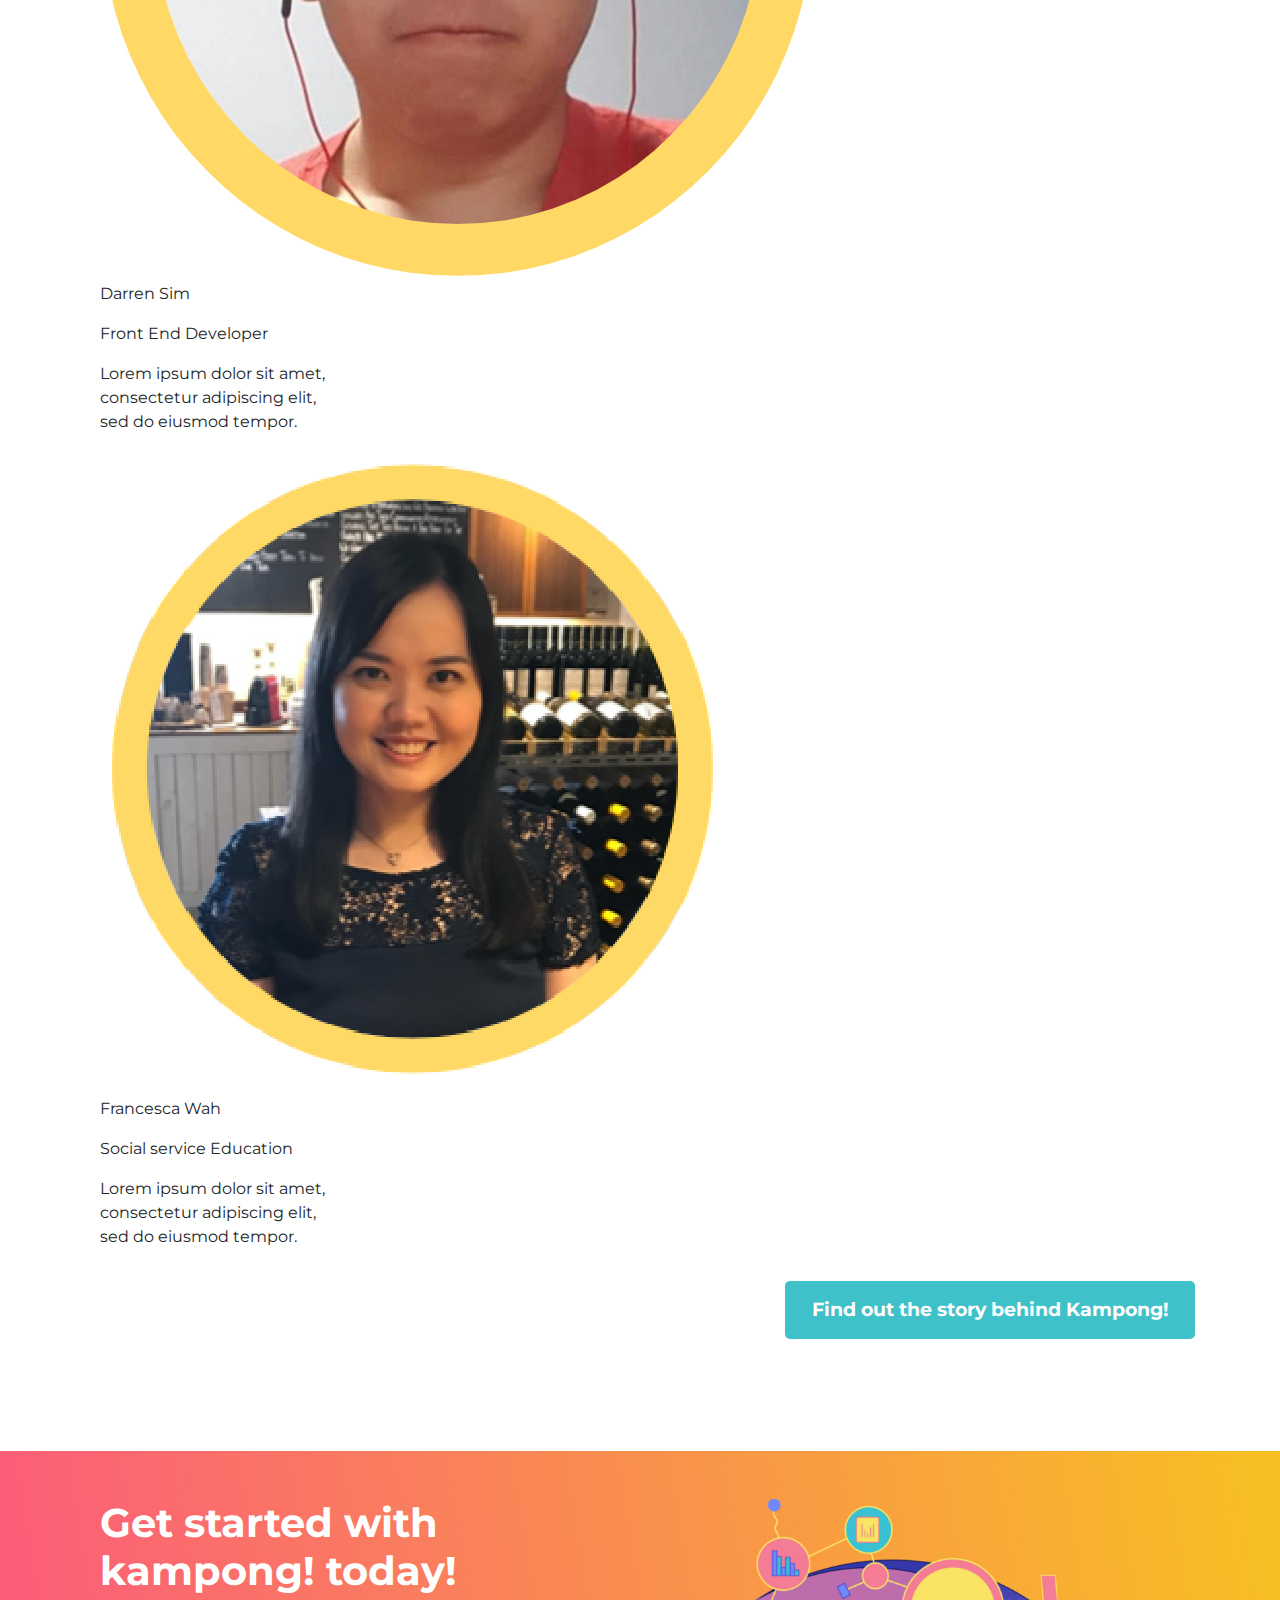
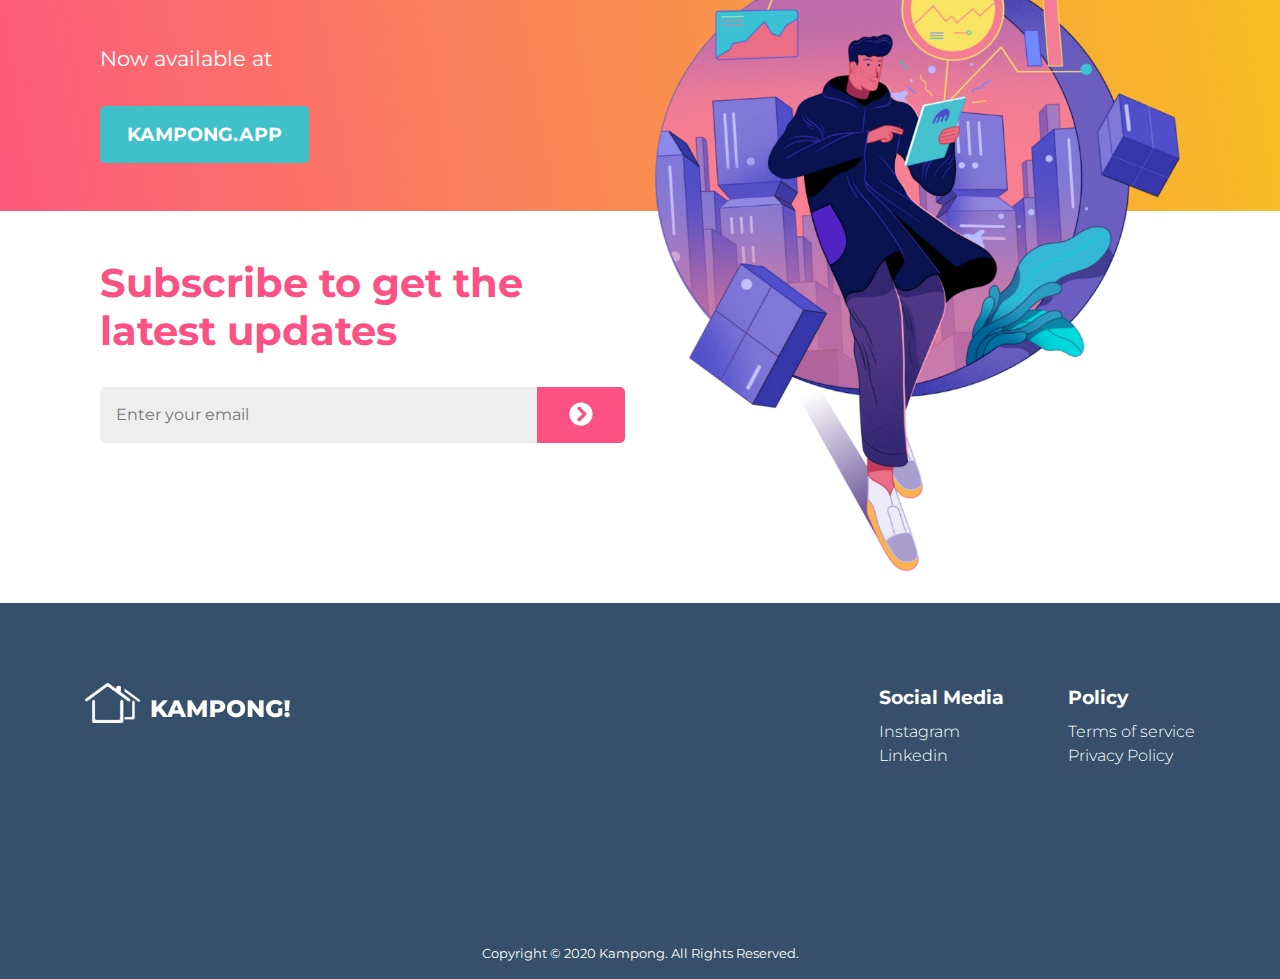
<file: team.html>
<!DOCTYPE html>
<html lang="en">

<head>
    <meta charset="UTF-8" />
    <meta name="viewport" content="width=device-width, initial-scale=1.0" />
    <meta http-equiv="X-UA-Compatible" content="ie=edge" />
    <title>Kampong</title>
    <link rel="stylesheet" href="css/bootstrap.min.css" />
    <link rel="stylesheet" href="css/all.min.css" />
    <link href="https://fonts.googleapis.com/css?family=Montserrat:300,400,500,700&display=swap" rel="stylesheet" />
    <link rel="stylesheet" href="css/styles.css" />

    <!-- Favicon -->
    <link rel="icon" type="image/png" sizes="32x32" href="favicon/favicon-32x32.png" />
    <link rel="icon" type="image/png" sizes="96x96" href="favicon/favicon-96x96.png" />
    <link rel="icon" type="image/png" sizes="16x16" href="favicon/favicon-16x16.png" />
    <link rel="manifest" href="favicon/manifest.json" />
    <meta name="msapplication-TileColor" content="#ffffff" />
    <meta name="msapplication-TileImage" content="favicon/ms-icon-144x144.png" />
    <meta name="theme-color" content="#ffffff" />
</head>

<body>
    <header class="sub-header">
        <div class="container h-100">
            <div class="logo-container" style="z-index: 10">
                <a href="index.html">
                    <img src="./image/kampong-logo.png" />
                </a>
            </div>

            <div class="banner-container col-lg-6">
                <div>
                    <h1>
                        Meet the Team <br />
              behind Kampong!
            </h1>
                </div>
            </div>
        </div>
        <div class="banner-image moving-animate">
            <img src="./image/home/story-banner.png" />
        </div>
    </header>
    <div class="moving-animate">
        <main>
            <section class="container story-block">
                <div class="gradient-container">
                    <h2>Team Kampong!</h2>
                </div>
                <div class="team-content">
                    <p>
                        The team behind PROJECT KAMPONG! wants to provide youths with a
                        platform that brings resources and the right people to carry out
                        initiatives for social good together.
                    </p>
                    <div class="team-display">
                        <div class="col-lg-3">
                            <div class="image-container">
                                <img src="./image/wayne.png" />
                            </div>
                            <div class="member-info">
                                <p class="name">Wayne Lee</p>
                                <p class="role">Project Lead / Co-founder</p>
                                <p class="intro">
                                    Lorem ipsum dolor sit amet, consectetur adipiscing elit, sed
                                    do eiusmod tempor.
                                </p>
                            </div>
                        </div>
                        <div class="col-lg-3">
                            <div class="image-container">
                                <img src="./image/xavier.png" />
                            </div>
                            <div class="member-info">
                                <p class="name">Xavier Low</p>
                                <p class="role">Tech Lead / Co-founder</p>
                                <p class="intro">
                                    Lorem ipsum dolor sit amet, consectetur adipiscing elit, sed
                                    do eiusmod tempor.
                                </p>
                            </div>
                        </div>
                        <div class="col-lg-3">
                            <div class="image-container">
                                <img src="./image/derrick.png" />
                            </div>
                            <div class="member-info">
                                <p class="name">Derrick Lim</p>
                                <p class="role">Tech Lead / Co-founder</p>
                                <p class="intro">
                                    Lorem ipsum dolor sit amet, consectetur adipiscing elit, sed
                                    do eiusmod tempor.
                                </p>
                            </div>
                        </div>
                        <div class="col-lg-3">
                            <div class="image-container">
                                <img src="./image/johanna.png" />
                            </div>
                            <div class="member-info">
                                <p class="name">Johanna</p>
                                <p class="role">Business Lead / Co-founder</p>
                                <p class="intro">
                                    Lorem ipsum dolor sit amet, consectetur adipiscing elit, sed
                                    do eiusmod tempor.
                                </p>
                            </div>
                        </div>

                        <div class="col-lg-3">
                            <div class="image-container">
                                <img src="./image/weihan.png" />
                            </div>
                            <div class="member-info">
                                <p class="name">Wei Han</p>
                                <p class="role">Design / Co-founder</p>
                                <p class="intro">
                                    Lorem ipsum dolor sit amet, consectetur adipiscing elit, sed
                                    do eiusmod tempor.
                                </p>
                            </div>
                        </div>

                        <div class="col-lg-3">
                            <div class="image-container">
                                <img src="./image/don.png" />
                            </div>
                            <div class="member-info">
                                <p class="name">Don Tay</p>
                                <p class="role">Back End Developer</p>
                                <p class="intro">
                                    Lorem ipsum dolor sit amet, consectetur adipiscing elit, sed
                                    do eiusmod tempor.
                                </p>
                            </div>
                        </div>

                        <div class="col-lg-3">
                            <div class="image-container">
                                <img src="./image/darren.png" />
                            </div>
                            <div class="member-info">
                                <p class="name">Darren Sim</p>
                                <p class="role">Front End Developer</p>
                                <p class="intro">
                                    Lorem ipsum dolor sit amet, consectetur adipiscing elit, sed
                                    do eiusmod tempor.
                                </p>
                            </div>
                        </div>

                        <div class="col-lg-3">
                            <div class="image-container">
                                <img src="./image/francesca.png" />
                            </div>
                            <div class="member-info">
                                <p class="name">Francesca Wah</p>
                                <p class="role">Social service Education</p>
                                <p class="intro">
                                    Lorem ipsum dolor sit amet, consectetur adipiscing elit, sed
                                    do eiusmod tempor.
                                </p>
                            </div>
                        </div>
                    </div>
                </div>

                <div class="text-right">
                    <a href="story.html" class="blue-btn">Find out the story behind Kampong!</a>
                </div>
            </section>
            <section class="background-gradient">
                <div class="container">
                    <div class="action-section">
                        <div class="col-lg-6 order-lg-2">
                            <div class="image-container">
                                <img src="./image/home/bighero.png" />
                            </div>
                        </div>
                        <div class="col-lg-6 order-lg-1">
                            <h4>Get started with kampong! today!</h4>
                            <p>Now available at</p>
                            <a href="https://kampong.app/home" target="_blank" class="blue-btn">KAMPONG.APP</a>
                        </div>
                    </div>
                </div>
            </section>
            <section>
                <div class="container">
                    <div class="subscribe-section">
                        <div class="col-lg-6">
                            <h4>Subscribe to get the latest updates</h4>
                            <div class="subscribe-input">
                                <input type="email" placeholder="Enter your email" />
                                <button><i class="fas fa-chevron-circle-right"></i></button>
                            </div>
                        </div>
                    </div>
                </div>
            </section>
        </main>
        <footer>
            <div class="container">
                <div class="d-flex flex-wrap justify-content-between">
                    <div class="logo-container">
                        <img src="./image/kampong-logo.png" />
                    </div>
                    <div class="d-flex flex-wrap footer-links">
                        <div class="link-col">
                            <label>Social Media</label>
                            <ul>
                                <li>
                                    <a href="https://www.instagram.com/projectkampong/" target="_blank">
                                        Instagram
                                    </a>
                                </li>
                                <li>
                                    <a href="https://www.linkedin.com/company/project-kampong" target="_blank">
                                        Linkedin
                                    </a>
                                </li>
                            </ul>
                        </div>
                        <div class="link-col">
                            <label>Policy</label>
                            <ul>
                                <li>
                                    <a href="#"> Terms of service </a>
                                </li>
                                <li>
                                    <a href="#"> Privacy Policy </a>
                                </li>
                            </ul>
                        </div>
                    </div>
                </div>
                <small> Copyright © 2020 Kampong. All Rights Reserved. </small>
            </div>
        </footer>
    </div>
</body>
<script src="./js/jquery.min.js" type="text/javascript"></script>
<script src="./js/all.min.js" type="text/javascript"></script>
<script src="./js/bootstrap.min.js" type="text/javascript"></script>
<script src="./js/home.js" type="text/javascript"></script>

</html>
</file>
<file: css/styles.css>
body {
  font-family: "Montserrat", sans-serif;
}

h1 {
  font-size: 3rem;
}

h2 {
  font-size: 2rem;
  font-style: normal;
  font-weight: bold;
  text-align: center;
  text-transform: capitalize;
  background-image: gradient(135deg, #fc5185, #f7ca1a);
  background-image: -webkit-linear-gradient(135deg, #fc5185, #f7ca1a);
  color: transparent;
  -webkit-text-fill-color: transparent;
  -webkit-background-clip: text;
          background-clip: text;
  padding: 2rem 0;
}

.gradient-container {
  max-height: 4.5rem;
  display: -webkit-box;
  display: flex;
  -webkit-box-align: center;
          align-items: center;
  -webkit-box-pack: center;
          justify-content: center;
  overflow: hidden;
}

h3 {
  font-size: 1.8rem;
  font-weight: bold;
  color: #364f6b;
}

h4 {
  font-size: 2.5rem;
  font-weight: bold;
}

.blue-btn {
  color: white;
  font-weight: bold;
  font-size: 1.2rem;
  background: #3fc1c9;
  border-radius: 5px;
  padding: 0.9rem 1.7rem;
  margin-top: 1rem;
  display: inline-block;
  text-decoration: none;
  -webkit-transition: all 0.3s ease;
  transition: all 0.3s ease;
}

.blue-btn:hover {
  text-decoration: none;
  color: white;
  -webkit-transform: scale(1.1);
          transform: scale(1.1);
}

header {
  height: 100vh;
  min-height: 700px;
  background-image: url("../image/home/banner.png");
  background-position: bottom;
  background-repeat: no-repeat;
  background-size: cover;
  font-family: "Montserrat", sans-serif;
  position: relative;
}

header .logo-container {
  position: absolute;
  top: 0;
  padding: 1rem 0;
}

header .logo-container img {
  max-height: 40px;
}

header .banner-container {
  position: relative;
  z-index: 2;
  height: 100%;
  display: -webkit-box;
  display: flex;
  -webkit-box-align: center;
          align-items: center;
}

header .banner-container h1 {
  color: white;
  font-weight: bold;
  margin-bottom: 1rem;
}

header .banner-container p {
  color: white;
  font-size: 1.2rem;
}

header .banner-image {
  position: absolute;
  z-index: 1;
  right: 0;
  top: 20px;
  width: 100%;
  text-align: right;
}

header .banner-image img {
  max-width: 50%;
}

@media (max-width: 992px) {
  header .banner-image {
    top: 10%;
  }
  header .banner-image img {
    max-width: 100%;
    opacity: 0.6;
  }
}

main {
  margin-bottom: 10rem;
}

section {
  margin-bottom: 7rem;
}

.cards-container {
  display: -webkit-box;
  display: flex;
  flex-wrap: wrap;
}

.cards-container .card-item {
  text-align: center;
  padding: 4rem;
  background: #ffffff;
  box-shadow: -2px 2px 10px 1px rgba(190, 190, 190, 0.5);
  border-radius: 20px;
  margin-bottom: 2rem;
}

.cards-container .card-item p {
  color: #364f6b;
  font-weight: bold;
  font-size: 1.2rem;
  margin-bottom: 0;
  margin-top: 1rem;
  cursor: default;
}

.demo {
  margin-top: 5rem;
  display: -webkit-box;
  display: flex;
  flex-wrap: wrap;
}

.demo .demo-list {
  height: 100%;
  display: -webkit-box;
  display: flex;
  -webkit-box-align: center;
          align-items: center;
}

.demo ul {
  list-style-type: none;
  margin: 0;
  padding: 0;
}

.demo ul li {
  color: #364f6b;
  font-weight: bold;
  font-size: 1.2rem;
  line-height: 1.5rem;
  margin-bottom: 2rem;
  padding-left: 1rem;
  position: relative;
  opacity: 0.6;
  cursor: pointer;
}

.demo ul li:before {
  content: "";
  position: absolute;
  left: 0;
  top: 0;
  height: 100%;
  width: 6px;
  background: #364f6b;
}

.demo ul .active {
  opacity: 1;
}

.demo .image-container img {
  width: 100%;
}

.about-section {
  display: -webkit-box;
  display: flex;
  flex-wrap: wrap;
}

.about-section .image-container img {
  width: 100%;
}

.about-section div {
  margin-bottom: 2rem;
}

.about-section .content-block {
  display: -webkit-box;
  display: flex;
  -webkit-box-align: center;
          align-items: center;
}

.about-section .content-block p {
  font-size: 1.2rem;
  color: #364f6b;
  margin-top: 1rem;
}

.background-gradient {
  background: linear-gradient(260.33deg, #f7ca1a -8.98%, #fc5185 108.83%);
  margin-bottom: 3rem;
}

.action-section {
  display: -webkit-box;
  display: flex;
  flex-wrap: wrap;
  padding: 3rem 0;
}

.action-section h4 {
  color: white;
}

.action-section p {
  color: white;
  font-size: 1.3rem;
  margin-top: 3rem;
}

.action-section .image-container {
  position: relative;
}

.action-section .image-container img {
  position: absolute;
  width: 100%;
}

@media (max-width: 992px) {
  .action-section .image-container img {
    position: relative;
  }
}

.subscribe-section h4 {
  color: #fc5185;
}

.subscribe-section p {
  color: #fc5185;
  font-size: 1.3rem;
  margin-top: 3rem;
}

.subscribe-input {
  display: -webkit-box;
  display: flex;
  margin-top: 2rem;
}

.subscribe-input input {
  background: #eeeeee;
  border: none;
  padding: 1rem;
  -webkit-box-flex: 1;
          flex: 1;
  border-top-left-radius: 5px;
  border-bottom-left-radius: 5px;
}

.subscribe-input input:focus {
  outline: none;
}

.subscribe-input button {
  background: #fc5185;
  border: none;
  padding: 0 2rem;
  color: white;
  font-size: 1.5rem;
  -webkit-transition: all 0.3s ease;
  transition: all 0.3s ease;
  border-top-right-radius: 5px;
  border-bottom-right-radius: 5px;
}

.subscribe-input button:focus {
  outline: none;
}

.subscribe-input button:hover {
  -webkit-transform: scale(1.1);
          transform: scale(1.1);
}

footer {
  background: #364f6b;
  padding: 5rem 0;
  padding-bottom: 1rem;
}

footer .logo-container {
  margin-bottom: 2rem;
}

footer .logo-container img {
  max-height: 40px;
}

footer small {
  text-align: center;
  display: block;
  margin-top: 10rem;
  color: white;
  font-size: 0.8rem;
}

footer .footer-links .link-col {
  padding: 0 2rem;
}

footer .footer-links .link-col label {
  color: white;
  font-weight: bold;
  font-size: 1.2rem;
}

footer .footer-links .link-col ul {
  list-style-type: none;
  margin: 0;
  padding: 0;
  margin-bottom: 1rem;
}

footer .footer-links .link-col ul li a {
  color: white;
  font-weight: 300;
  font-size: 1rem;
}

footer .footer-links .link-col:last-child {
  padding-right: 0;
}

.moving-animate {
  position: absolute;
  width: 100%;
}
</file>
